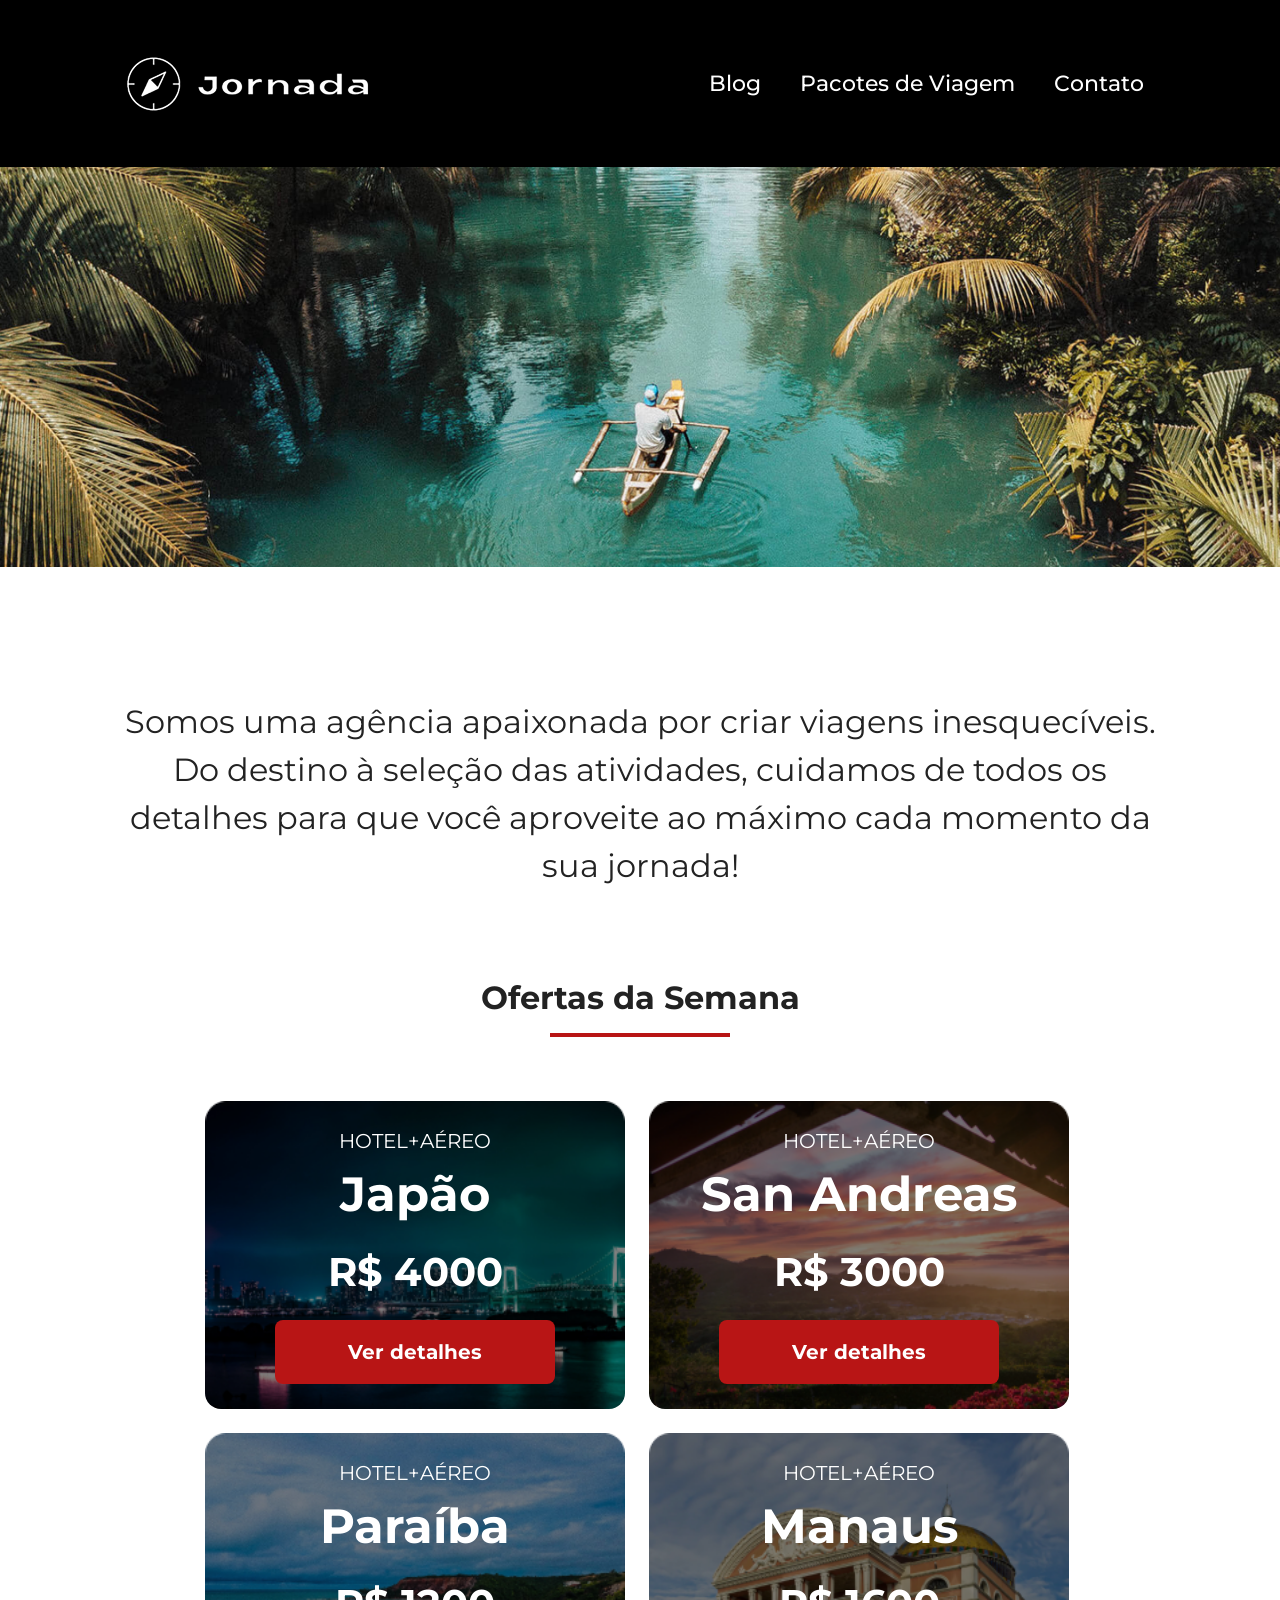
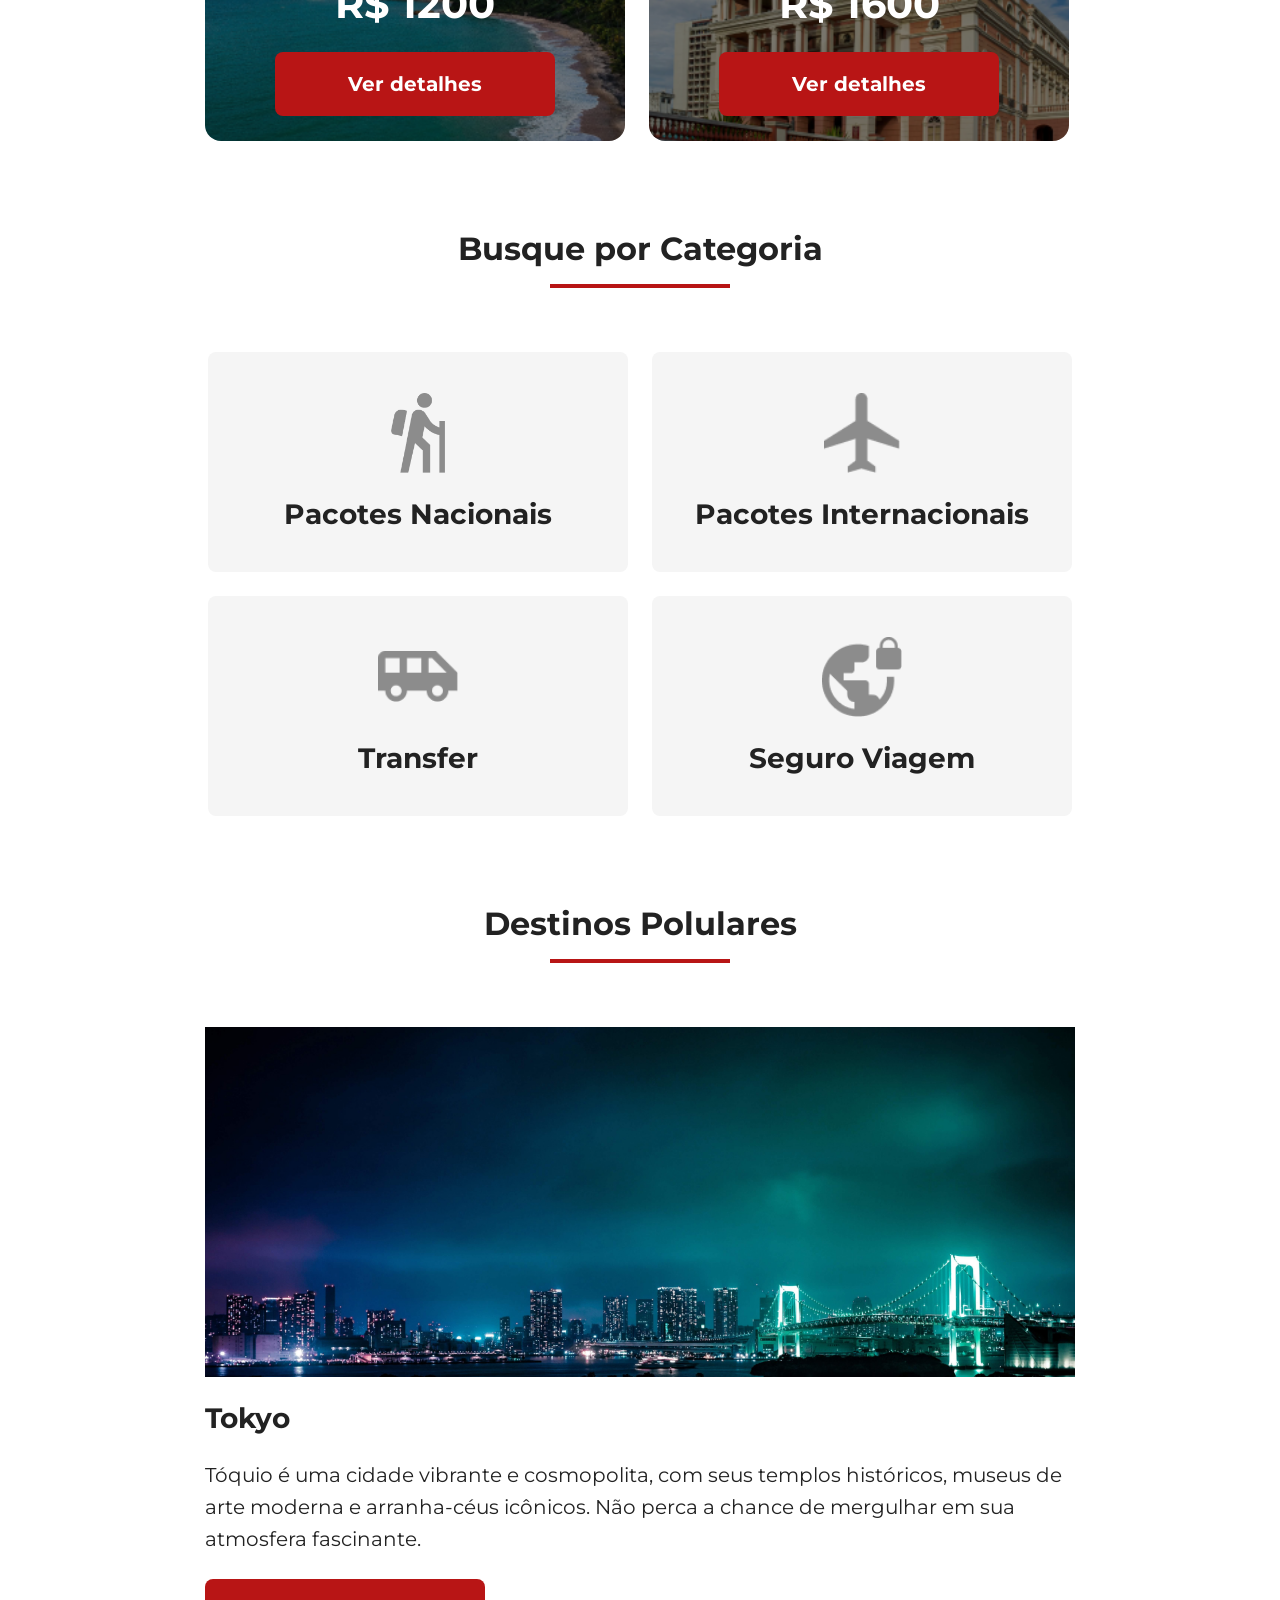
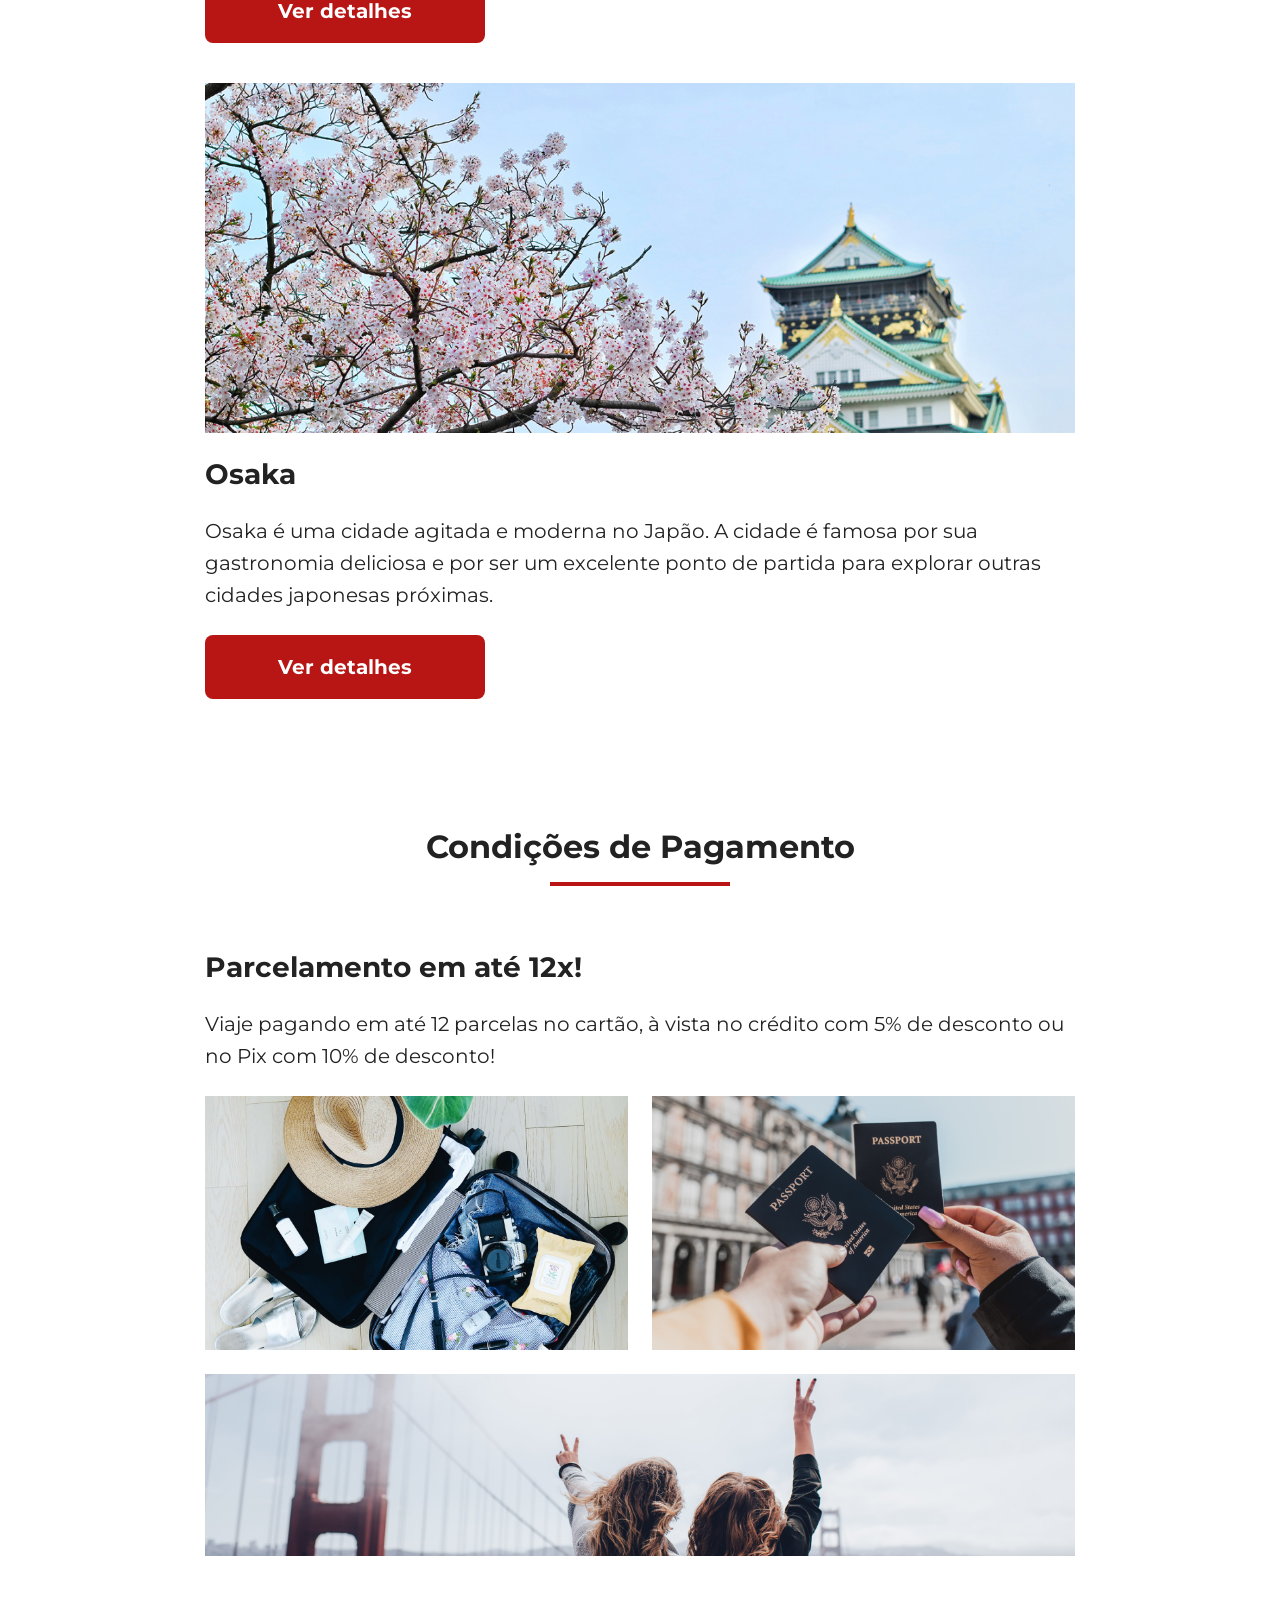
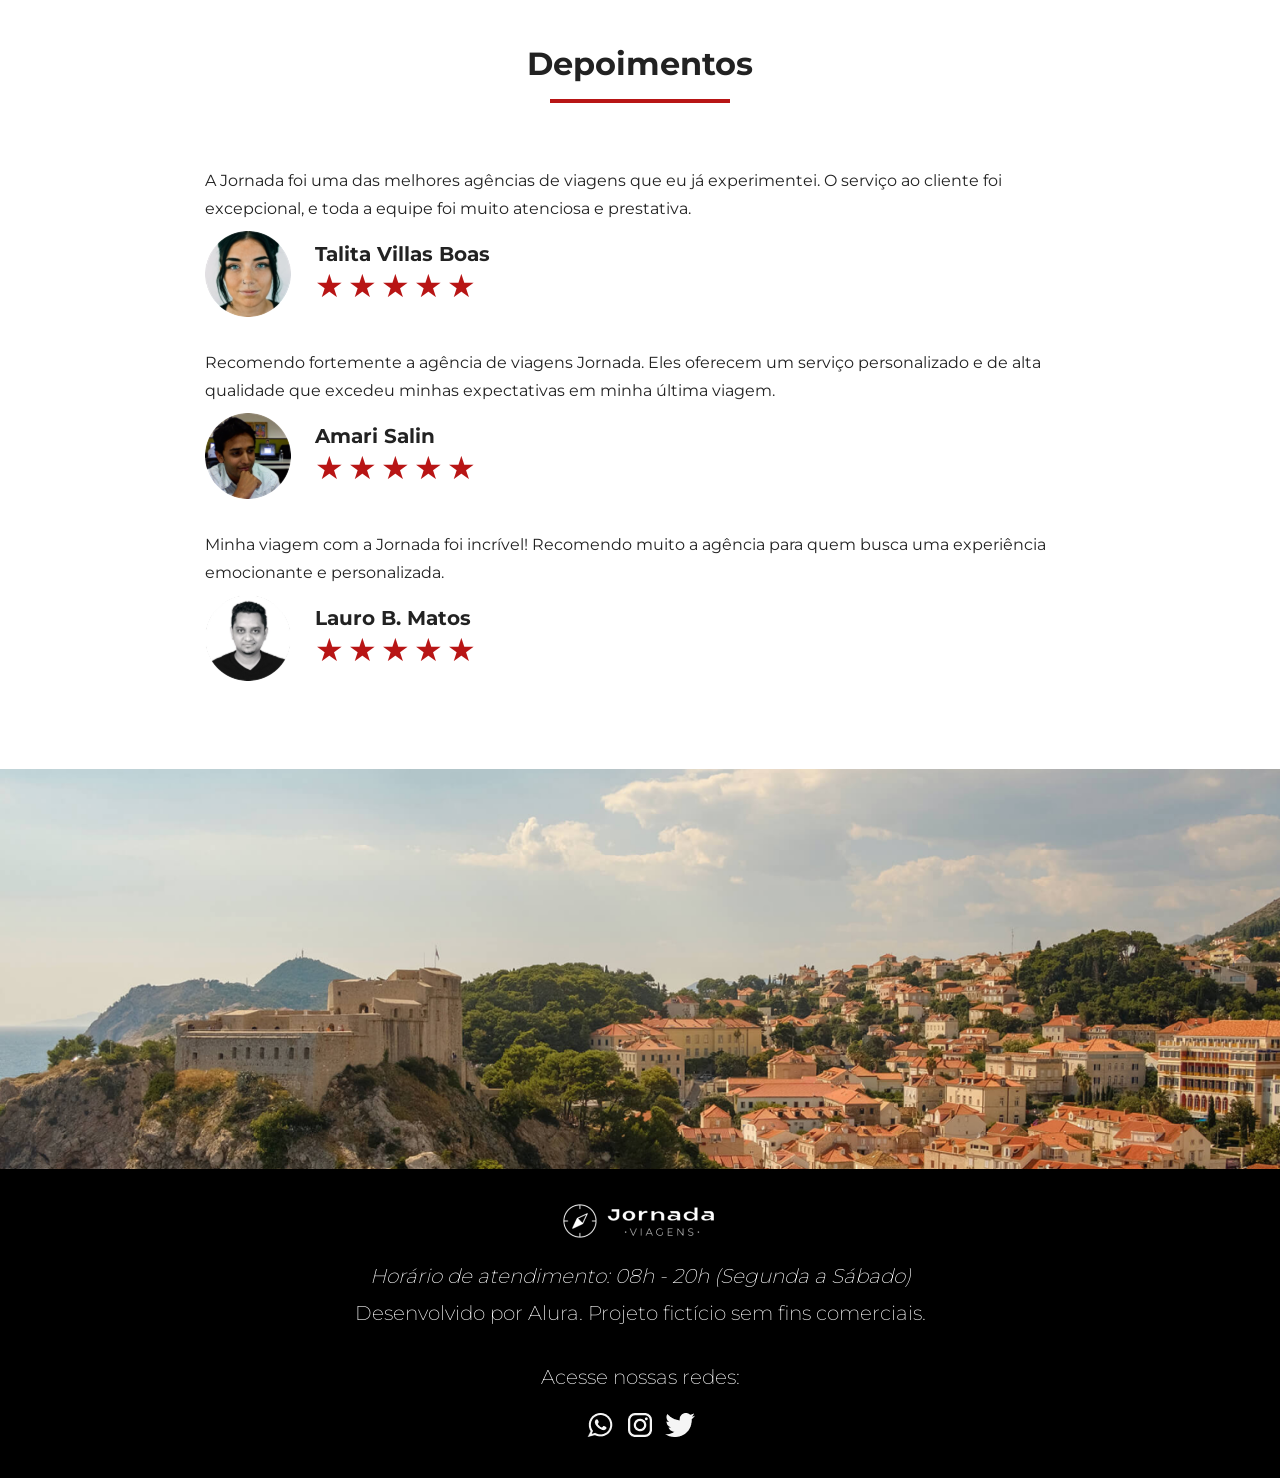
<file: index.html>
<!doctype html>
<html lang="pt-br">
  <head>
    <meta charset="UTF-8" />
    <meta name="viewport" content="width=device-width, initial-scale=1.0" />
    <meta
      name="description"
      content="Jornada Viagens, uma agência apaixonada por criar viagens inesquecíveis."
    />

    <meta name="og:title" content="Jornada Viagens" />
    <meta
      name="og:description"
      content="Jornada Viagens, uma agência apaixonada por criar viagens inesquecíveis."
    />
    <meta name="og:image" content="#" />
    <meta name="og:type" content="website" />
    <meta name="og:url" content="#" />

    <link rel="stylesheet" href="./css/style.css" />
    <link rel="icon" href="./img/favico.svg" type="xml/svg" />

    <title>Jornada Viagens</title>
  </head>
  <body>
    <header class="main-header">
      <a class="logo" href="index.html" title="Voltar para a página inicial">
        <img
          class="img-mobile"
          src="./img/bussola-jornada-branca.png"
          alt="Bussola do Logo Jornada Viagens na cor branca"
        />
        <img
          class="img-desktop"
          src="./img/bussola-texto-jornada-branco.png"
          alt="Logo Jornada Viagens na cor branca"
        />
      </a>
      <div class="navigation-menu">
        <label for="menu"><img src="./img/menu.png" alt="" /></label>
        <input type="checkbox" id="menu" hidden />
        <nav>
          <ul class="list-links">
            <li>
              <a href="./pages/blog.html" target="_blank" title="Acessar Blog">Blog</a>
            </li>
            <li>
              <a
                href="./pages/pacotes.html"
                target="_blank"
                title="Acessar Pacotes de Viagem"
                >Pacotes de Viagem</a
              >
            </li>
            <li>
              <a href="./pages/contato.html" target="_blank" title="Acessar Contato"
                >Contato</a
              >
            </li>
          </ul>
        </nav>
      </div>
    </header>
    <main>
      <section class="hero">
        <div class="hero-img"></div>
        <h2>
          Somos uma agência apaixonada por criar viagens inesquecíveis. Do
          destino à seleção das atividades, cuidamos de todos os detalhes para
          que você aproveite ao máximo cada momento da sua jornada!
        </h2>
      </section>

      <section class="offers">
        <div class="section-title">
          <h2>Ofertas da Semana</h2>
          <hr />
        </div>
        <section class="offers-cards">
          <article class="card japao">
            <header>
              <p>HOTEL+AÉREO</p>
              <h3>Japão</h3>
              <span>R$ 4000</span>
            </header>
            <footer>
              <a
                href="#"
                target="_blank"
                title="Acessar pacote de viagem para Japão"
                class="button"
                >Ver detalhes</a
              >
            </footer>
          </article>
          <article class="card san-andreas">
            <header>
              <p>HOTEL+AÉREO</p>
              <h3>San Andreas</h3>
              <span>R$ 3000</span>
            </header>
            <footer>
              <a
                href="#"
                target="_blank"
                title="Acessar pacote de viagem para San-Andreas"
                class="button"
                >Ver detalhes</a
              >
            </footer>
          </article>
          <article class="card paraiba">
            <header>
              <p>HOTEL+AÉREO</p>
              <h3>Paraíba</h3>
              <span>R$ 1200</span>
            </header>
            <footer>
              <a
                href="#"
                target="_blank"
                title="Acessar pacote de viagem para Paraíba"
                class="button"
                >Ver detalhes</a
              >
            </footer>
          </article>
          <article class="card manaus">
            <header>
              <p>HOTEL+AÉREO</p>
              <h3>Manaus</h3>
              <span>R$ 1600</span>
            </header>
            <footer>
              <a
                href="#"
                target="_blank"
                title="Acessar pacote de viagem para Manaus"
                class="button"
                >Ver detalhes</a
              >
            </footer>
          </article>
        </section>
      </section>

      <section class="categories">
        <div class="section-title">
          <h2>Busque por Categoria</h2>
          <hr />
        </div>

        <ul class="categories-list">
          <li class="category">
            <a href="#" target="_blank" title="Acessar Pacotes Nacionais">
              <img src="./img/icon-international-packages-human.png" alt="" />
              <span>Pacotes Nacionais</span>
            </a>
          </li>

          <li class="category">
            <a href="#" target="_blank" title="Acessar Pacotes Internacionais">
              <img src="./img/icon-international-packages-plane.png" alt="" />
              <span>Pacotes Internacionais</span>
            </a>
          </li>

          <li class="category">
            <a href="#" target="_blank" title="Acessar Transfer">
              <img src="./img/icon-transfer.png" alt="" />
              <span>Transfer</span>
            </a>
          </li>

          <li class="category">
            <a href="#" target="_blank" title="Acessar Seguro Viagem">
              <img src="./img/icon-travel-insurance.png" alt="" />
              <span>Seguro Viagem</span>
            </a>
          </li>
        </ul>
      </section>

      <section class="destinations">
        <div class="section-title">
          <h2>Destinos Polulares</h2>
          <hr />
        </div>

        <div class="destination-items">
          <article class="item tokyo">
            <header>
              <div class="img-item"></div>
              <h3 class="content-title">Tokyo</h3>
            </header>
            <p class="content-text">
              Tóquio é uma cidade vibrante e cosmopolita, com seus templos
              históricos, museus de arte moderna e arranha-céus icônicos. Não
              perca a chance de mergulhar em sua atmosfera fascinante.
            </p>
            <footer>
              <a
                href="#"
                target="_blank"
                title="Ver detalhes sobre Japão"
                class="button"
                >Ver detalhes</a
              >
            </footer>
          </article>

          <article class="item osaka">
            <header>
              <div class="img-item"></div>
              <h3 class="content-title">Osaka</h3>
            </header>
            <p class="content-text">
              Osaka é uma cidade agitada e moderna no Japão. A cidade é famosa
              por sua gastronomia deliciosa e por ser um excelente ponto de
              partida para explorar outras cidades japonesas próximas.
            </p>
            <footer>
              <a
                href="#"
                target="_blank"
                title="Ver detalhes sobre Osaka"
                class="button"
                >Ver detalhes</a
              >
            </footer>
          </article>
        </div>
      </section>

      <section class="payment-terms">
        <div class="section-title">
          <h2>Condições de Pagamento</h2>
          <hr />
        </div>

        <div class="payment-content">
          <div class="text-content">
            <h3 class="content-title">Parcelamento em até 12x!</h3>
            <p class="content-text">
              Viaje pagando em até 12 parcelas no cartão, à vista no crédito com
              5% de desconto ou no Pix com 10% de desconto!
            </p>
          </div>

          <div class="image-content">
            <div class="image first"></div>
            <div class="image second"></div>
            <div class="image third"></div>
          </div>
        </div>
      </section>

      <section class="testimonials">
        <div class="section-title">
          <h2>Depoimentos</h2>
          <hr />
        </div>

        <div class="testimonial-container">
          <article class="">
            <header>
              <p>
                A Jornada foi uma das melhores agências de viagens que eu já
                experimentei. O serviço ao cliente foi excepcional, e toda a
                equipe foi muito atenciosa e prestativa.
              </p>
            </header>
            <footer>
              <img
                src="./img/profile-primary.png"
                alt="Imagem de perfil de cliente Talita Villas Boas"
              />
              <div class="profile-content">
                <h3>Talita Villas Boas</h3>
                <div class="rating">
                  <span class="star">★</span>
                  <span class="star">★</span>
                  <span class="star">★</span>
                  <span class="star">★</span>
                  <span class="star">★</span>
                </div>
              </div>
            </footer>
          </article>

          <article class="">
            <header>
              <p>
                Recomendo fortemente a agência de viagens Jornada. Eles oferecem
                um serviço personalizado e de alta qualidade que excedeu minhas
                expectativas em minha última viagem.
              </p>
            </header>
            <footer>
              <img
                src="./img/profile-secondary.png"
                alt="Imagem de perfil de cliente Amari Salin"
              />
              <div class="profile-content">
                <h3>Amari Salin</h3>
                <div class="rating">
                  <span class="star">★</span>
                  <span class="star">★</span>
                  <span class="star">★</span>
                  <span class="star">★</span>
                  <span class="star">★</span>
                </div>
              </div>
            </footer>
          </article>

          <article class="">
            <header>
              <p>
                Minha viagem com a Jornada foi incrível! Recomendo muito a
                agência para quem busca uma experiência emocionante e
                personalizada.
              </p>
            </header>
            <footer>
              <img
                src="./img/profile-third.png"
                alt="Imagem de cliente Lauro B. Matos"
              />
              <div class="profile-content">
                <h3>Lauro B. Matos</h3>
                <div class="rating">
                  <span class="star">★</span>
                  <span class="star">★</span>
                  <span class="star">★</span>
                  <span class="star">★</span>
                  <span class="star">★</span>
                </div>
              </div>
            </footer>
          </article>
        </div>
      </section>

      <section class="hero footer">
        <div class="hero-img"></div>
      </section>

      <footer>
        <div class="container-footer">
          <div class="info-jornada">
            <div class="logo-footer">
              <img
                src="./img/logo-jornada-footer.png"
                alt="Logo da Jornada Viagens"
              />
            </div>
            <address>
              Horário de atendimento: 08h - 20h (Segunda a Sábado)
            </address>
            <p>Desenvolvido por Alura. Projeto fictício sem fins comerciais.</p>
          </div>

          <div class="network-jornada">
            <p>Acesse nossas redes:</p>

            <ul class="list-networks">
              <li>
                <a href="#" title="Acessar WhatsApp da Jornada Viagens">
                  <img
                    src="./img/whatsapp.png"
                    alt="Logo do WhatsApp"
                  />
                </a>
              </li>

              <li>
                <a href="#" title="Acessar Instagram da Jornada Viagens">
                  <img
                    src="./img/instagram.png"
                    alt="Logo do Instagram"
                  />
                </a>
              </li>

              <li>
                <a href="#" title="Acessar Twitter da Jornada Viagens">
                  <img
                    src="./img/twitter.png"
                    alt="Logo do Twitter"
                  />
                </a>
              </li>
            </ul>
          </div>
        </div>
      </footer>
    </main>
  </body>
</html>
</file>
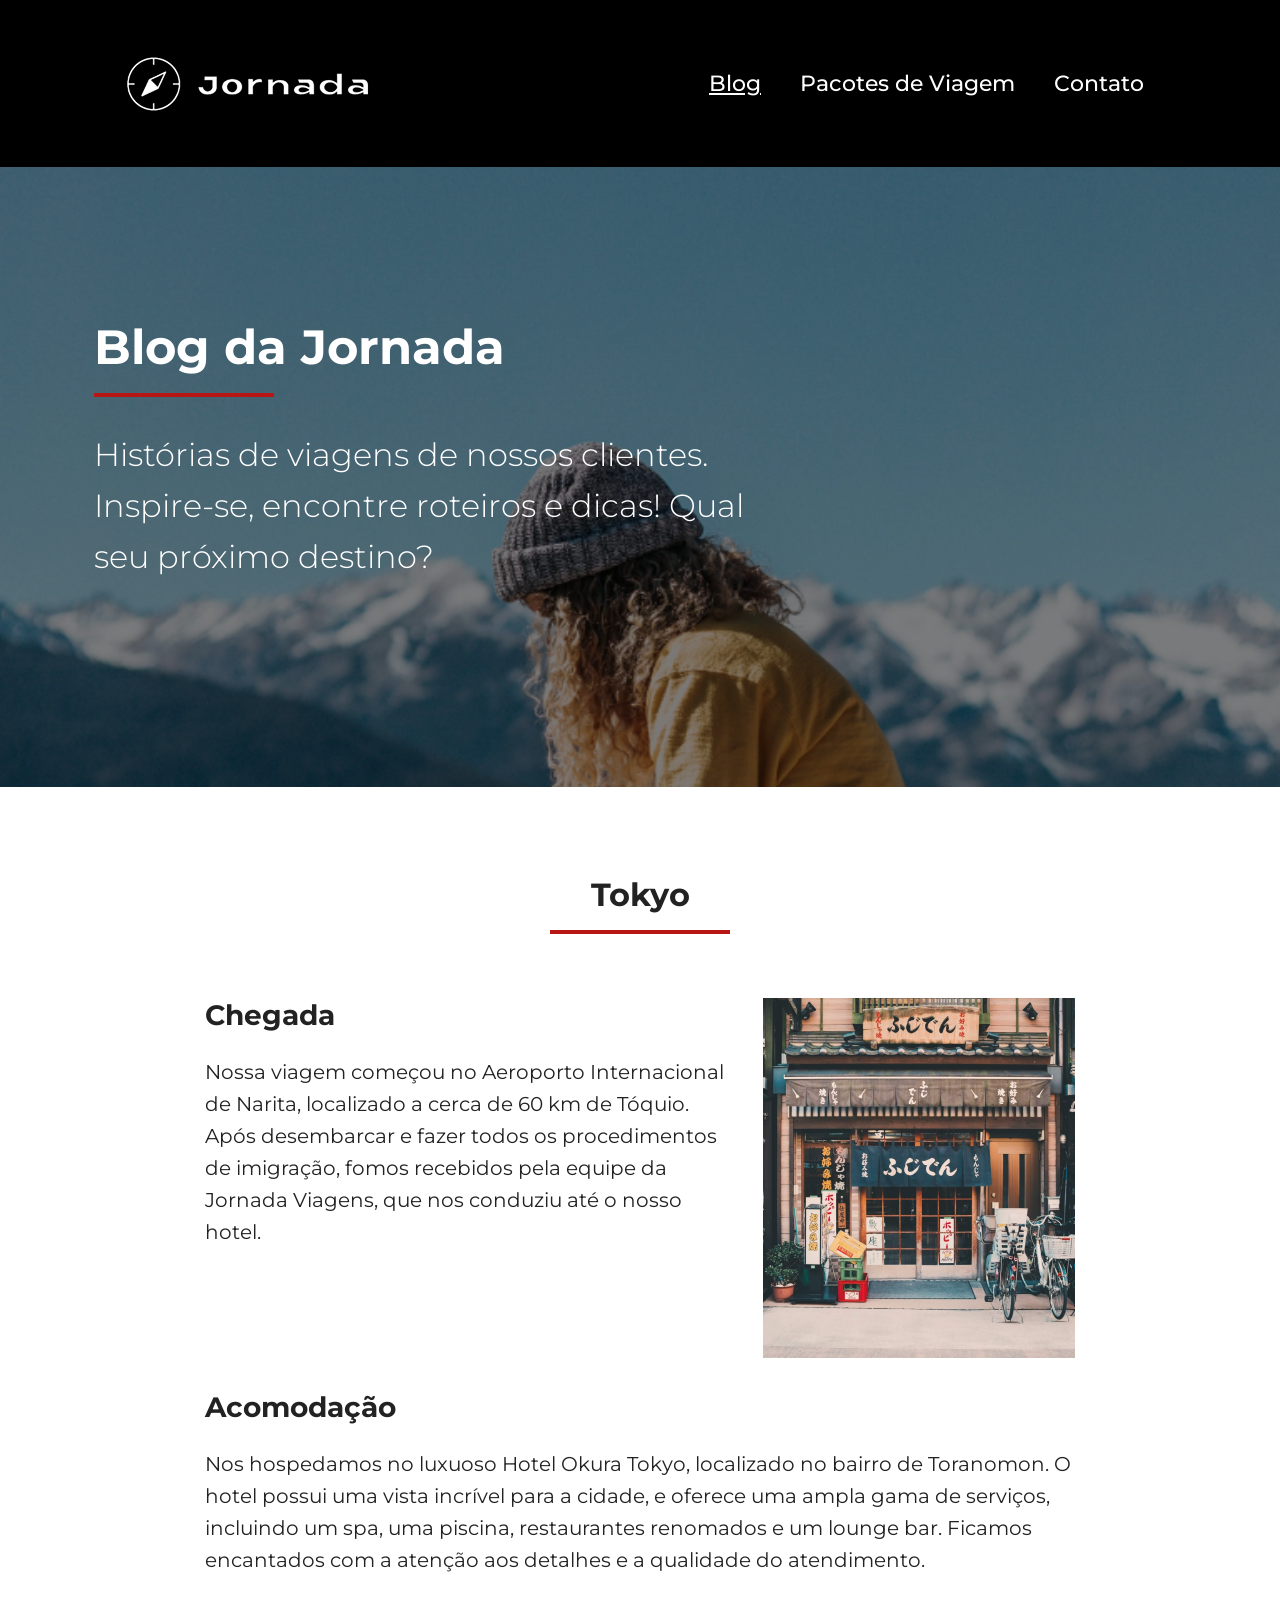
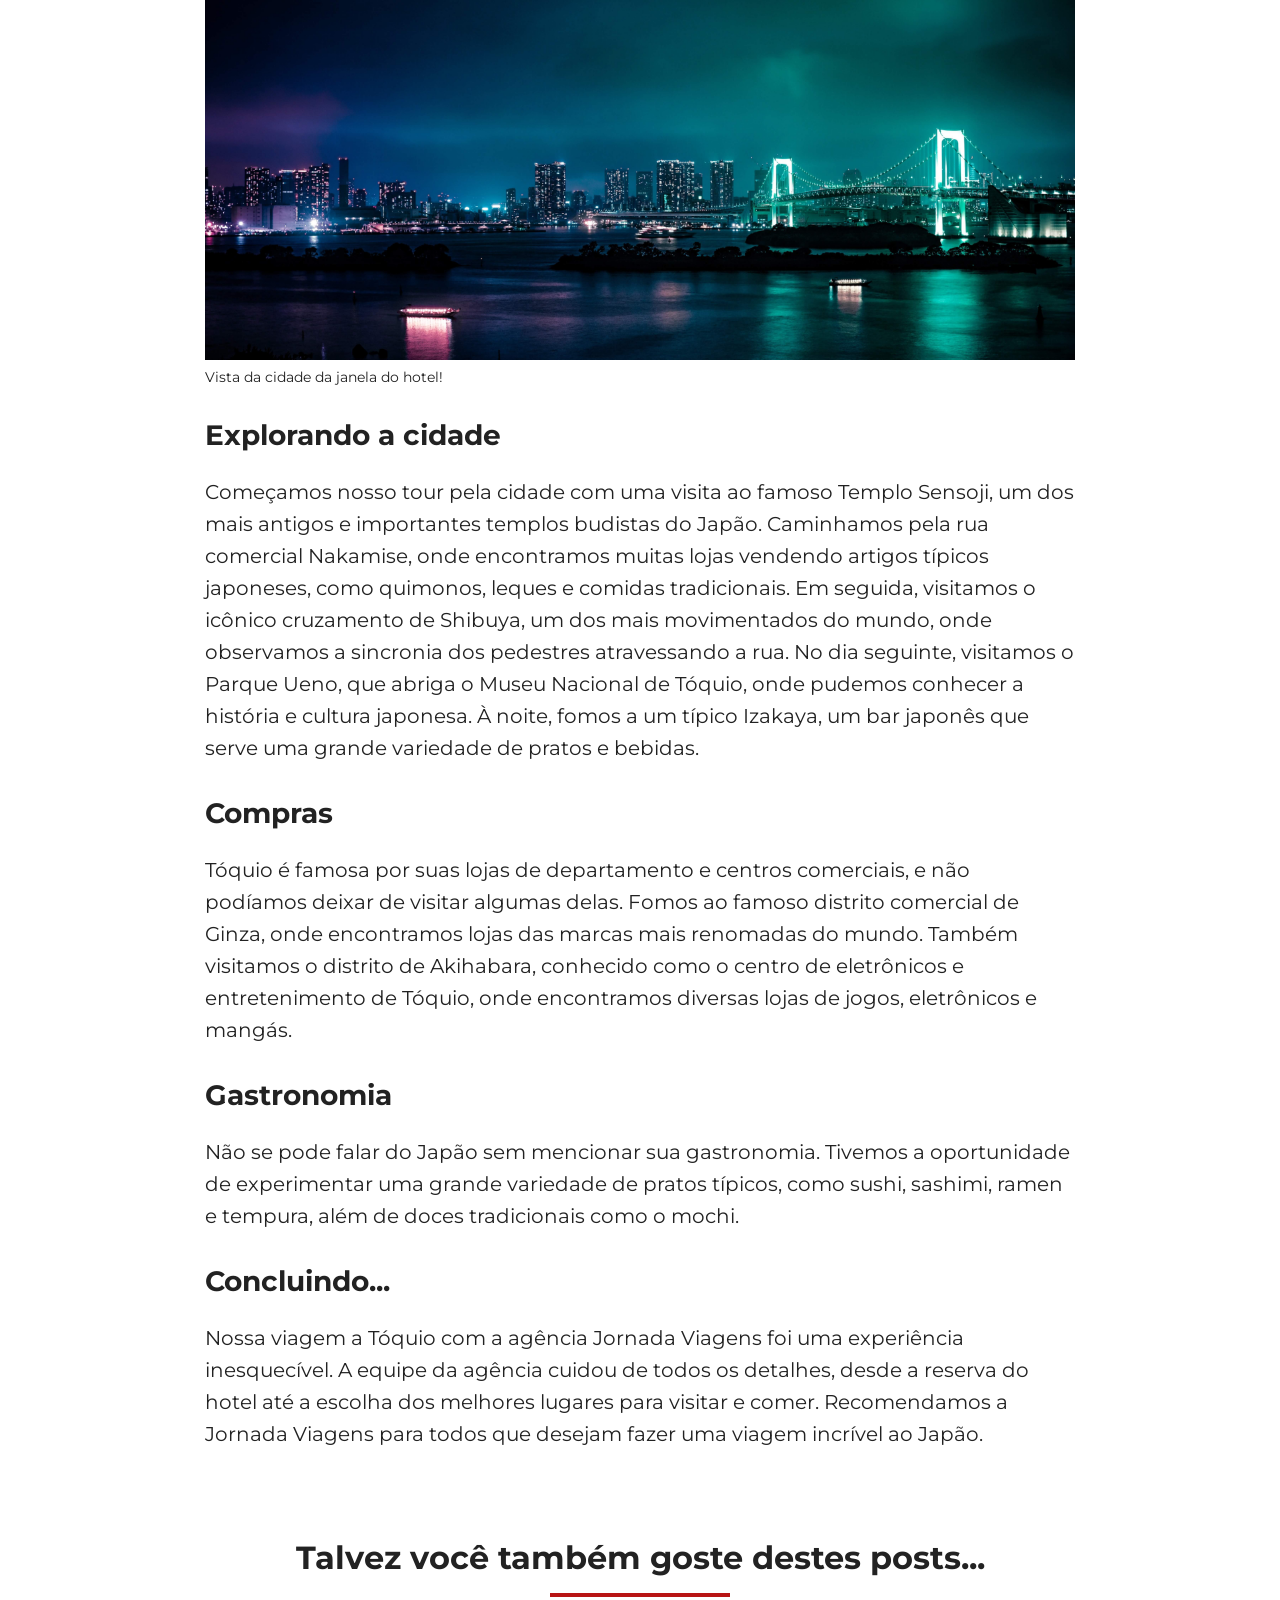
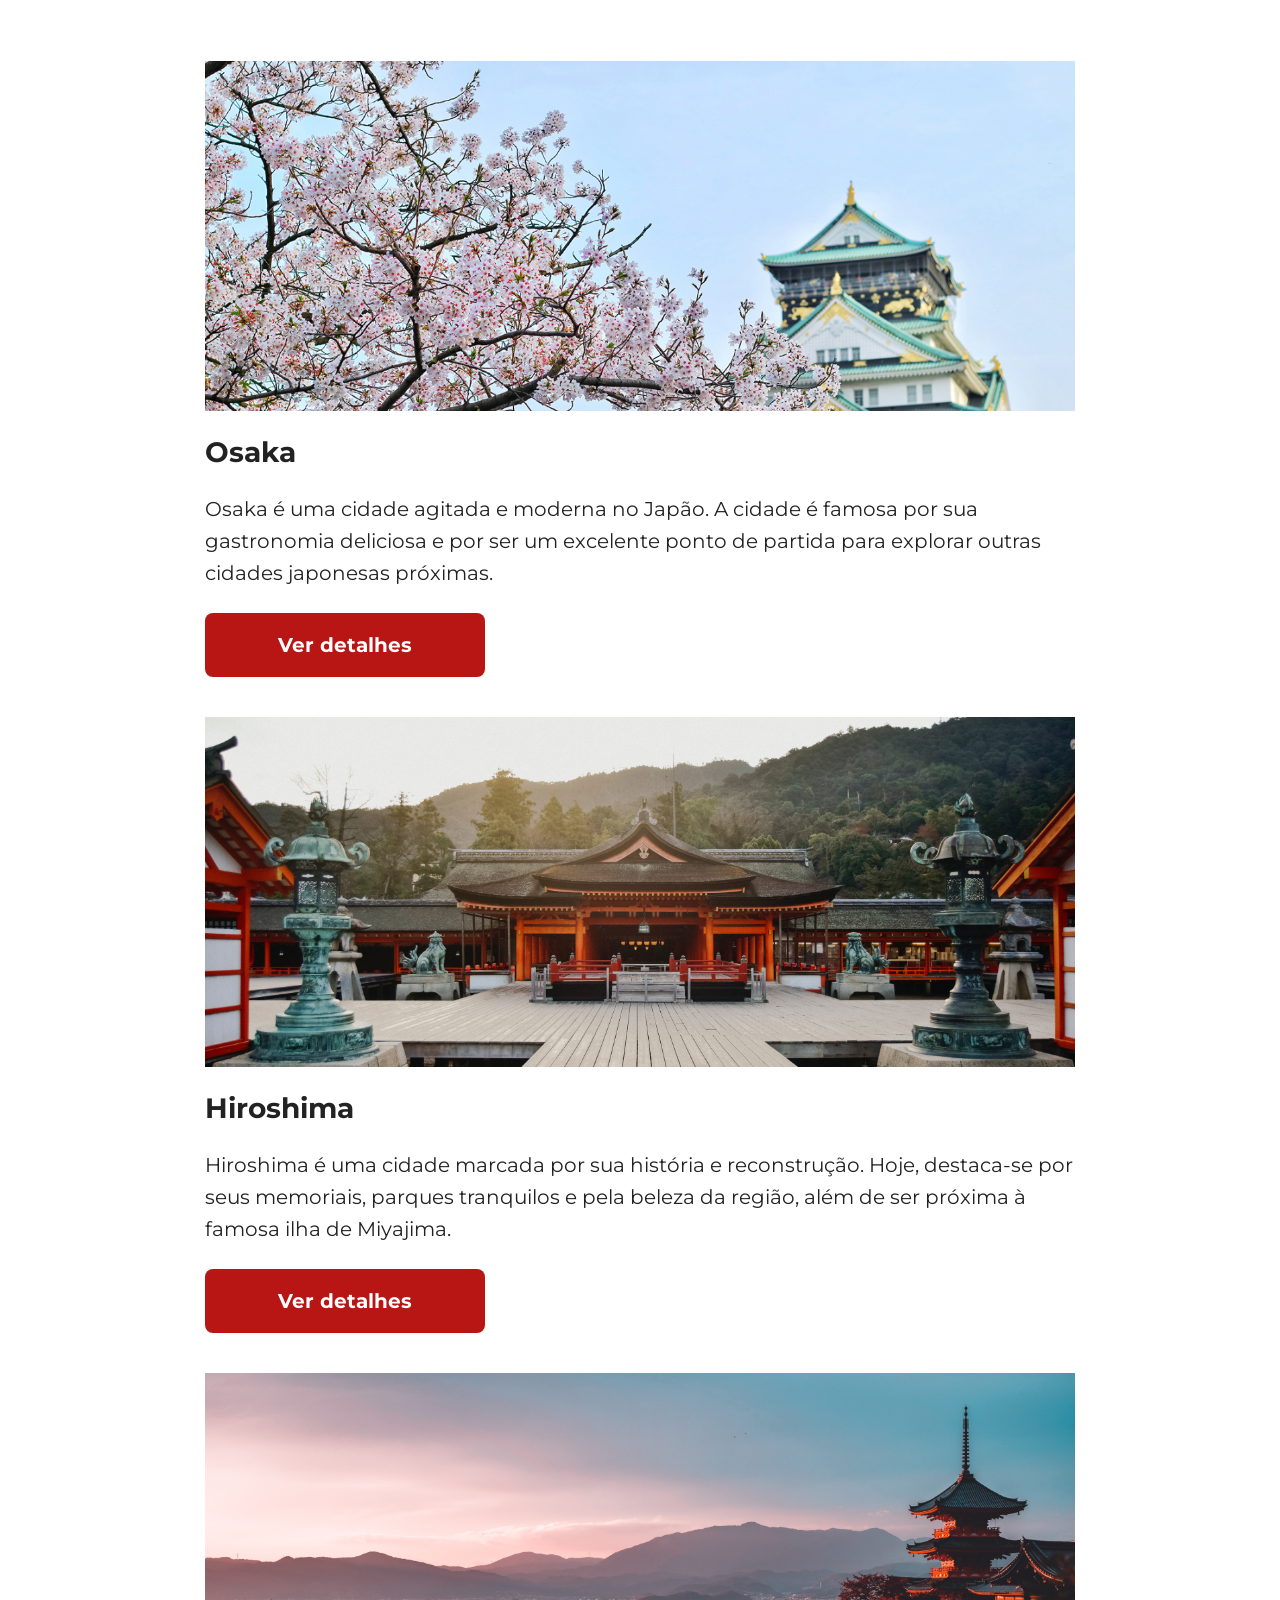
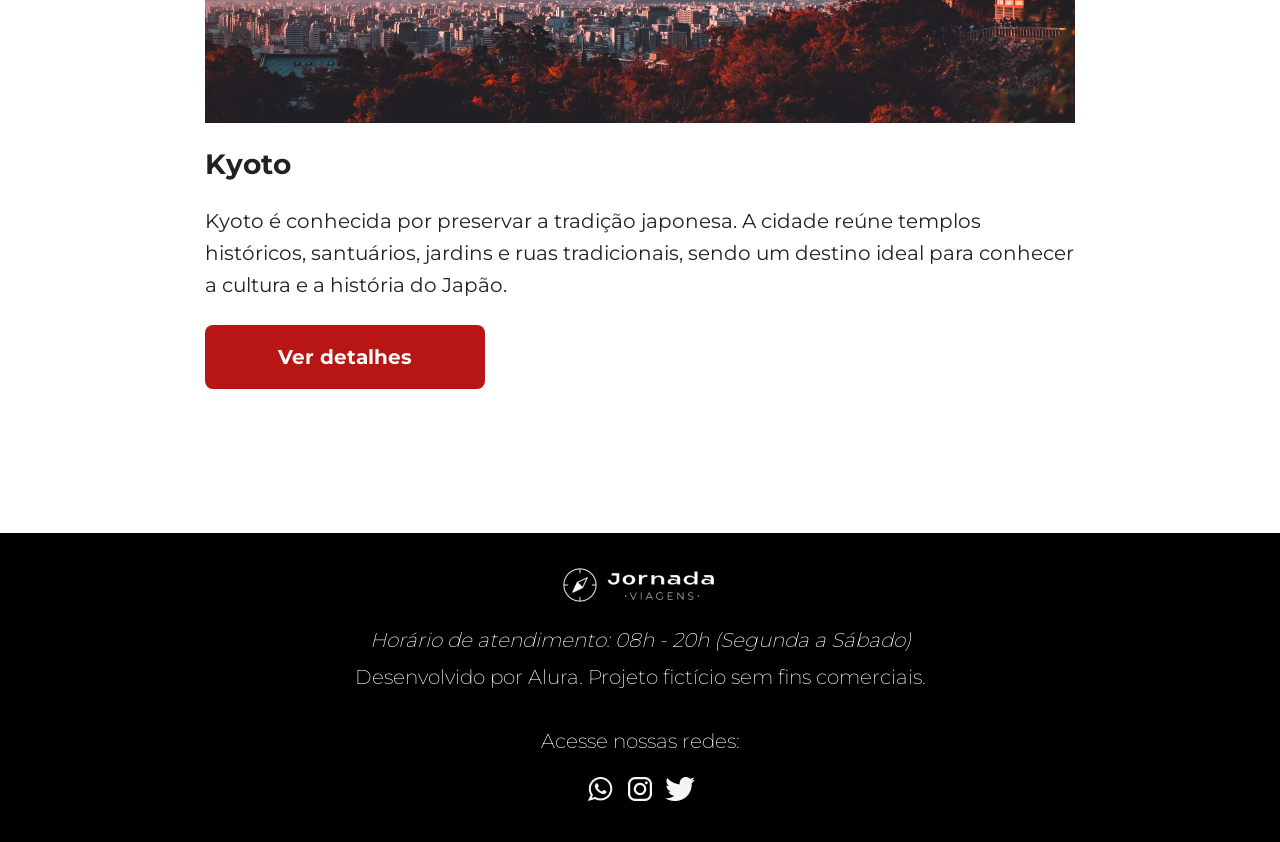
<file: pages/blog.html>
<!doctype html>
<html lang="pt-br">
  <head>
    <meta charset="UTF-8" />
    <meta name="viewport" content="width=device-width, initial-scale=1.0" />
    <meta
      name="description"
      content="Descubra experiências de viagem, acomodações, gastronomia e lugares incríveis para conhecer. Confira dicas, destinos e ofertas para sua próxima viagem!"
    />

    <link rel="stylesheet" href="../css/style.css" />
    <link rel="icon" href="../img/favico.svg" type="xml/svg" />

    <title>Blog - Jornada Viagens</title>
  </head>
  <body>
    <header class="main-header">
      <a class="logo" href="../index.html" title="Voltar para a página inicial">
        <img
          class="img-mobile"
          src="../img/bussola-jornada-branca.png"
          alt="Bussola do Logo Jornada Viagens na cor branca"
        />
        <img
          class="img-desktop"
          src="../img/bussola-texto-jornada-branco.png"
          alt="Logo Jornada Viagens na cor branca"
        />
      </a>
      <div class="navigation-menu">
        <label for="menu"><img src="../img/menu.png" alt="" /></label>
        <input type="checkbox" id="menu" hidden />
        <nav>
          <ul class="list-links">
            <li>
              <a
                class="active"
                href="blog.html"
                target="_blank"
                title="Acessar Blog"
                >Blog</a
              >
            </li>
            <li>
              <a href="../pages/pacotes.html" title="Acessar Pacotes de Viagem"
                >Pacotes de Viagem</a
              >
            </li>
            <li>
              <a href="contato.html" target="_blank" title="Acessar Contato"
                >Contato</a
              >
            </li>
          </ul>
        </nav>
      </div>
    </header>
    <main>
      <section class="hero">
        <div class="hero-img img-container blog">
          <div class="hero-container">
            <div class="title-hero">
              <h2>Blog da Jornada</h2>
              <hr />
            </div>
            <p>
              Histórias de viagens de nossos clientes. Inspire-se, encontre
              roteiros e dicas! Qual seu próximo destino?
            </p>
          </div>
        </div>
      </section>

      <section class="tokyo-highlight">
        <div class="section-title">
          <h2>Tokyo</h2>
          <hr />
        </div>

        <div class="tokyo-content arrival">
          <div>
            <h3>Chegada</h3>
            <p>
              Nossa viagem começou no Aeroporto Internacional de Narita,
              localizado a cerca de 60 km de Tóquio. Após desembarcar e fazer
              todos os procedimentos de imigração, fomos recebidos pela equipe
              da Jornada Viagens, que nos conduziu até o nosso hotel.
            </p>
          </div>
          <figure>
            <div class="img-tokyo hotel"></div>
          </figure>
        </div>

        <div class="tokyo-content">
          <div>
            <h3>Acomodação</h3>
            <p>
              Nos hospedamos no luxuoso Hotel Okura Tokyo, localizado no bairro
              de Toranomon. O hotel possui uma vista incrível para a cidade, e
              oferece uma ampla gama de serviços, incluindo um spa, uma piscina,
              restaurantes renomados e um lounge bar. Ficamos encantados com a
              atenção aos detalhes e a qualidade do atendimento.
            </p>
          </div>
          <figure>
            <div class="img-tokyo view"></div>
            <figcaption>Vista da cidade da janela do hotel!</figcaption>
          </figure>
        </div>

        <div class="tokyo-content">
          <div>
            <h3>Explorando a cidade</h3>
            <p>
              Começamos nosso tour pela cidade com uma visita ao famoso Templo
              Sensoji, um dos mais antigos e importantes templos budistas do
              Japão. Caminhamos pela rua comercial Nakamise, onde encontramos
              muitas lojas vendendo artigos típicos japoneses, como quimonos,
              leques e comidas tradicionais. Em seguida, visitamos o icônico
              cruzamento de Shibuya, um dos mais movimentados do mundo, onde
              observamos a sincronia dos pedestres atravessando a rua. No dia
              seguinte, visitamos o Parque Ueno, que abriga o Museu Nacional de
              Tóquio, onde pudemos conhecer a história e cultura japonesa. À
              noite, fomos a um típico Izakaya, um bar japonês que serve uma
              grande variedade de pratos e bebidas.
            </p>
          </div>
        </div>

        <div class="tokyo-content">
          <div>
            <h3>Compras</h3>
            <p>
              Tóquio é famosa por suas lojas de departamento e centros
              comerciais, e não podíamos deixar de visitar algumas delas. Fomos
              ao famoso distrito comercial de Ginza, onde encontramos lojas das
              marcas mais renomadas do mundo. Também visitamos o distrito de
              Akihabara, conhecido como o centro de eletrônicos e entretenimento
              de Tóquio, onde encontramos diversas lojas de jogos, eletrônicos e
              mangás.
            </p>
          </div>
        </div>

        <div class="tokyo-content">
          <div>
            <h3>Gastronomia</h3>
            <p>
              Não se pode falar do Japão sem mencionar sua gastronomia. Tivemos
              a oportunidade de experimentar uma grande variedade de pratos
              típicos, como sushi, sashimi, ramen e tempura, além de doces
              tradicionais como o mochi.
            </p>
          </div>
        </div>

        <div class="tokyo-content">
          <div>
            <h3>Concluindo...</h3>
            <p>
              Nossa viagem a Tóquio com a agência Jornada Viagens foi uma
              experiência inesquecível. A equipe da agência cuidou de todos os
              detalhes, desde a reserva do hotel até a escolha dos melhores
              lugares para visitar e comer. Recomendamos a Jornada Viagens para
              todos que desejam fazer uma viagem incrível ao Japão.
            </p>
          </div>
        </div>
      </section>

      <section class="destinations blog">
        <div class="section-title destinations-blog">
          <h2>Talvez você também goste destes posts...</h2>
          <hr />
        </div>

        <div class="destination-items">
          <article class="item osaka">
            <header>
              <div class="img-item"></div>
              <h3 class="content-title">Osaka</h3>
            </header>
            <p class="content-text">
              Osaka é uma cidade agitada e moderna no Japão. A cidade é famosa
              por sua gastronomia deliciosa e por ser um excelente ponto de
              partida para explorar outras cidades japonesas próximas.
            </p>
            <footer>
              <a
                href="#"
                target="_blank"
                title="Ver detalhes sobre Osaka"
                class="button"
                >Ver detalhes</a
              >
            </footer>
          </article>

          <article class="item hiroshima">
            <header>
              <div class="img-item"></div>
              <h3 class="content-title">Hiroshima</h3>
            </header>
            <p class="content-text">
              Hiroshima é uma cidade marcada por sua história e reconstrução.
              Hoje, destaca-se por seus memoriais, parques tranquilos e pela
              beleza da região, além de ser próxima à famosa ilha de Miyajima.
            </p>
            <footer>
              <a
                href="#"
                target="_blank"
                title="Ver detalhes sobre Hiroshima"
                class="button"
                >Ver detalhes</a
              >
            </footer>
          </article>

          <article class="item kyoto">
            <header>
              <div class="img-item"></div>
              <h3 class="content-title">Kyoto</h3>
            </header>
            <p class="content-text">
              Kyoto é conhecida por preservar a tradição japonesa. A cidade
              reúne templos históricos, santuários, jardins e ruas tradicionais,
              sendo um destino ideal para conhecer a cultura e a história do
              Japão.
            </p>
            <footer>
              <a
                href="#"
                target="_blank"
                title="Ver detalhes sobre Osaka"
                class="button"
                >Ver detalhes</a
              >
            </footer>
          </article>
        </div>
      </section>
    </main>

    <footer>
      <div class="container-footer">
        <div class="info-jornada">
          <div class="logo-footer">
            <img
              src="../img/logo-jornada-footer.png"
              alt="Logo da Jornada Viagens"
            />
          </div>
          <address>
            Horário de atendimento: 08h - 20h (Segunda a Sábado)
          </address>
          <p>Desenvolvido por Alura. Projeto fictício sem fins comerciais.</p>
        </div>

        <div class="network-jornada">
          <p>Acesse nossas redes:</p>

          <ul class="list-networks">
            <li>
              <a href="#" title="Acessar WhatsApp da Jornada Viagens">
                <img src="../img/whatsapp.png" alt="Logo do WhatsApp" />
              </a>
            </li>

            <li>
              <a href="#" title="Acessar Instagram da Jornada Viagens">
                <img src="../img/instagram.png" alt="Logo do Instagram" />
              </a>
            </li>

            <li>
              <a href="#" title="Acessar Twitter da Jornada Viagens">
                <img src="../img/twitter.png" alt="Logo do Twitter" />
              </a>
            </li>
          </ul>
        </div>
      </div>
    </footer>
  </body>
</html>
</file>
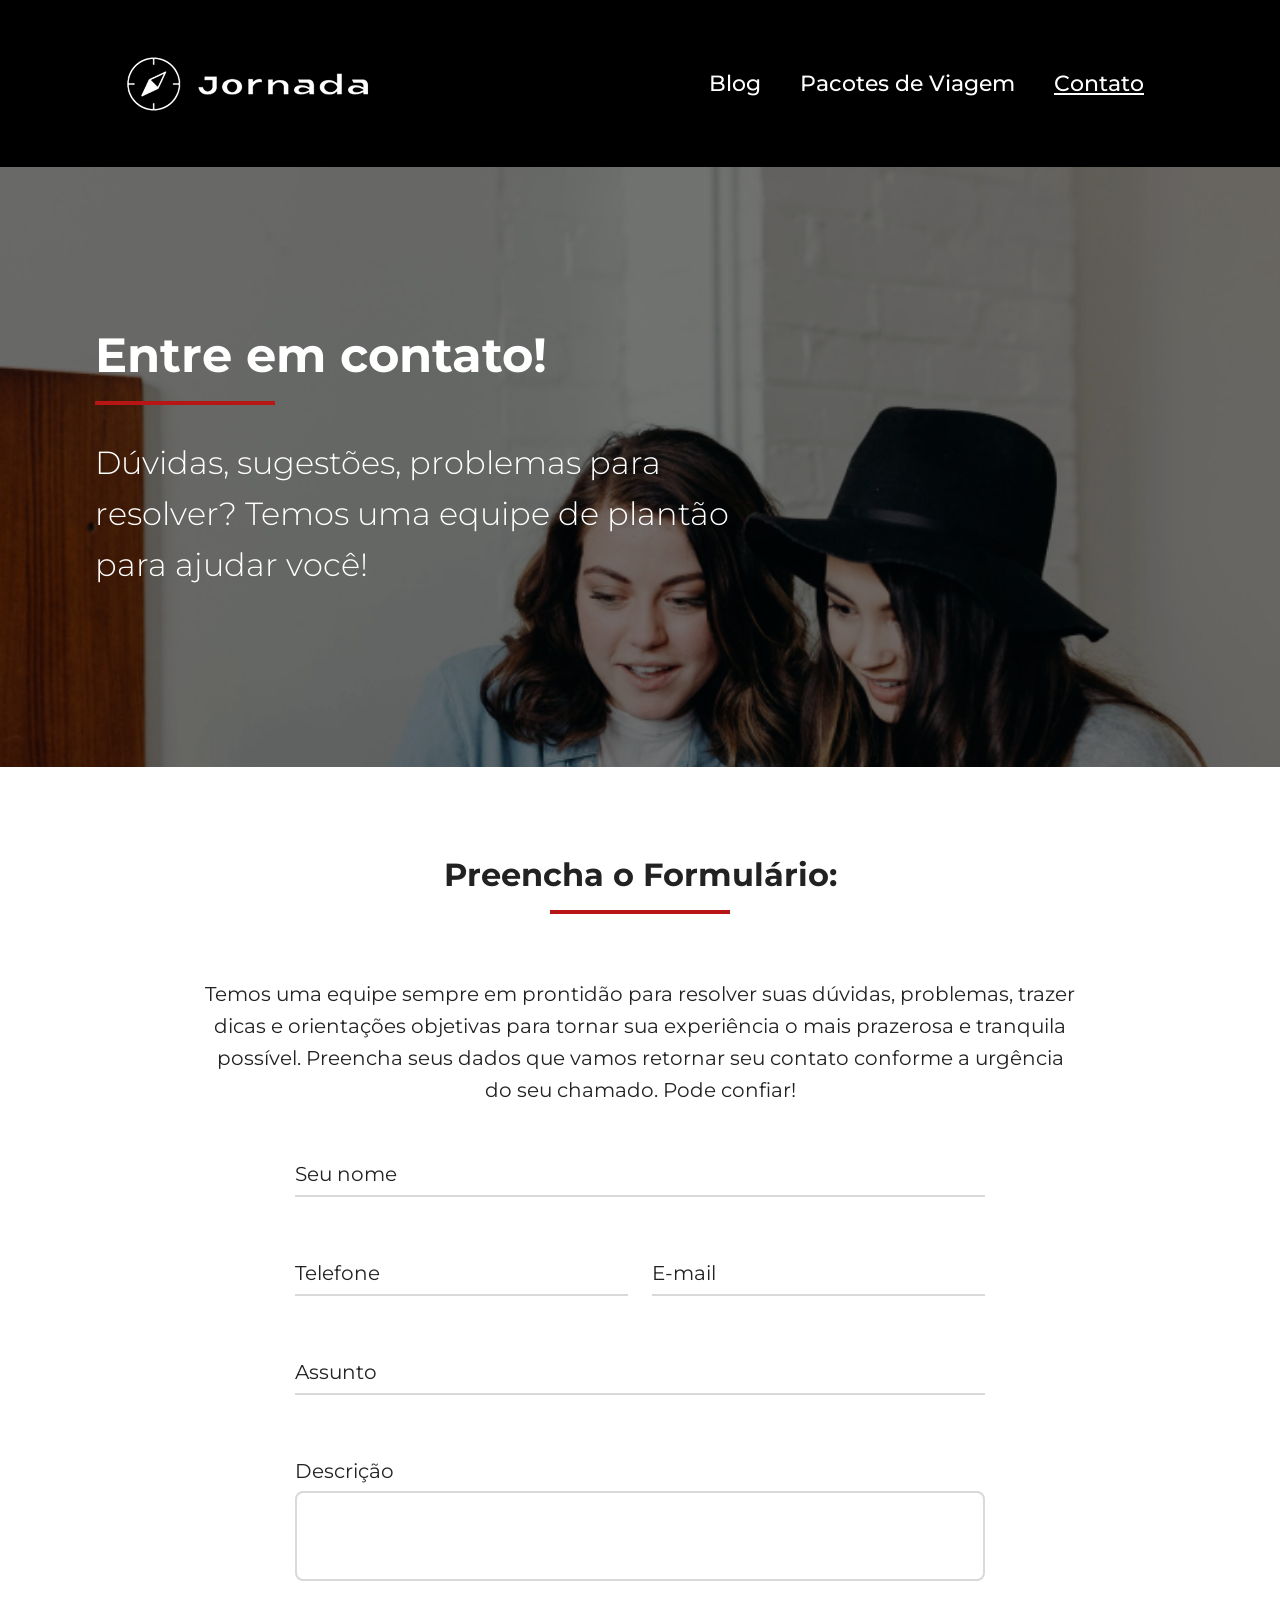
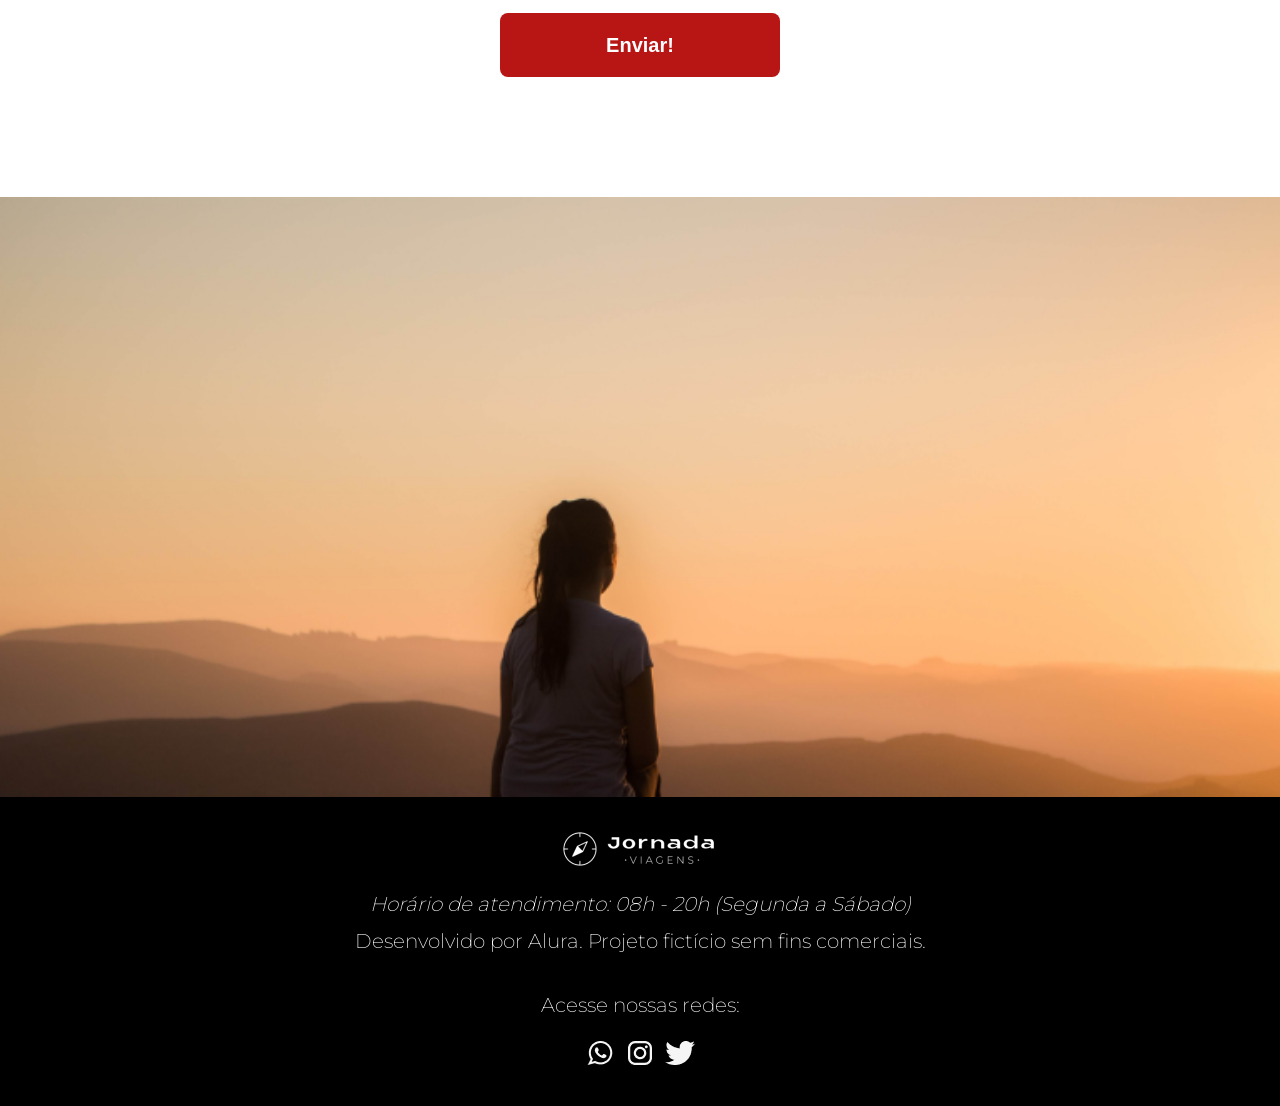
<file: pages/contato.html>
<!doctype html>
<html lang="en">
  <head>
    <meta charset="UTF-8" />
    <meta name="viewport" content="width=device-width, initial-scale=1.0" />
    <meta name="description" content="Entre em contato com a Jornada Viagens para tirar dúvidas, enviar sugestões ou saber mais sobre nossos destinos e serviços."">
    <title>Contato - Jornada Viagens</title>

    <link rel="stylesheet" href="../css/style.css" />
    <link rel="icon" href="../img/favico.svg" type="xml/svg" />
  </head>
  <body>
    <header class="main-header">
      <a class="logo" href="../index.html" title="Voltar para a página inicial">
        <img
          class="img-mobile"
          src="../img/bussola-jornada-branca.png"
          alt="Bussola do Logo Jornada Viagens na cor branca"
        />
        <img
          class="img-desktop"
          src="../img/bussola-texto-jornada-branco.png"
          alt="Logo Jornada Viagens na cor branca"
        />
      </a>
      <div class="navigation-menu">
        <label for="menu"><img src="../img/menu.png" alt="" /></label>
        <input type="checkbox" id="menu" hidden />
        <nav>
          <ul class="list-links">
            <li>
              <a href="blog.html" target="_blank" title="Acessar Blog">Blog</a>
            </li>
            <li>
              <a href="../pages/pacotes.html" title="Acessar Pacotes de Viagem"
                >Pacotes de Viagem</a
              >
            </li>
            <li>
              <a
                class="active"
                href="contato.html"
                target="_blank"
                title="Acessar Contato"
                >Contato</a
              >
            </li>
          </ul>
        </nav>
      </div>
    </header>
    <main>
      <section class="hero">
        <div class="hero-img img-container contact">
          <div class="hero-container">
            <div class="title-hero">
              <h2>Entre em contato!</h2>
              <hr />
            </div>
            <p>
              Dúvidas, sugestões, problemas para resolver? Temos uma equipe de
              plantão para ajudar você!
            </p>
          </div>
        </div>
      </section>

      <section class="form-contact">
        <div class="section-title">
          <h2>Preencha o Formulário:</h2>
          <hr />
        </div>
        <div class="form-text">
          <p>
            Temos uma equipe sempre em prontidão para resolver suas dúvidas,
            problemas, trazer dicas e orientações objetivas para tornar sua
            experiência o mais prazerosa e tranquila possível. Preencha seus
            dados que vamos retornar seu contato conforme a urgência do seu
            chamado. Pode confiar!
          </p>
        </div>

        <form action="#" method="post">
          <div class="form-input">
            <div>
              <input
                type="text"
                name="name"
                id="name"
                autocomplete="name"
                placeholder=" "
                required
              />
              <label for="name">Seu nome</label>
            </div>

            <div class="input-container">
              <div>
                <input
                  type="tel"
                  name="phone"
                  id="phone"
                  autocomplete="tel"
                  maxlength="11"
                  placeholder=" "
                  required
                />
                <label for="phone">Telefone</label>
              </div>

              <div>
                <input
                  type="email"
                  name="email"
                  id="email"
                  autocomplete="email"
                  placeholder=" "
                  required
                />
                <label for="email">E-mail</label>
              </div>
            </div>

            <div>
              <input
                type="text"
                name="subject"
                id="subject"
                autocomplete="off"
                placeholder=" "
                required
              />
              <label for="subject">Assunto</label>
            </div>

            <div>
              <label class="label-textarea" for="description">Descrição</label>
              <textarea
                name="description"
                id="description"
                placeholder=" "
                required
              ></textarea>
            </div>
          </div>

          <div class="submit-button">
            <button class="button" type="submit">Enviar!</button>
          </div>
        </form>
      </section>

      <section class="hero footer contact">
        <div class="hero-img contact"></div>
      </section>
    </main>

    <footer>
      <div class="container-footer">
        <div class="info-jornada">
          <div class="logo-footer">
            <img
              src="../img/logo-jornada-footer.png"
              alt="Logo da Jornada Viagens"
            />
          </div>
          <address>
            Horário de atendimento: 08h - 20h (Segunda a Sábado)
          </address>
          <p>Desenvolvido por Alura. Projeto fictício sem fins comerciais.</p>
        </div>

        <div class="network-jornada">
          <p>Acesse nossas redes:</p>

          <ul class="list-networks">
            <li>
              <a href="#" title="Acessar WhatsApp da Jornada Viagens">
                <img src="../img/whatsapp.png" alt="Logo do WhatsApp" />
              </a>
            </li>

            <li>
              <a href="#" title="Acessar Instagram da Jornada Viagens">
                <img src="../img/instagram.png" alt="Logo do Instagram" />
              </a>
            </li>

            <li>
              <a href="#" title="Acessar Twitter da Jornada Viagens">
                <img src="../img/twitter.png" alt="Logo do Twitter" />
              </a>
            </li>
          </ul>
        </div>
      </div>
    </footer>
  </body>
</html>
</file>
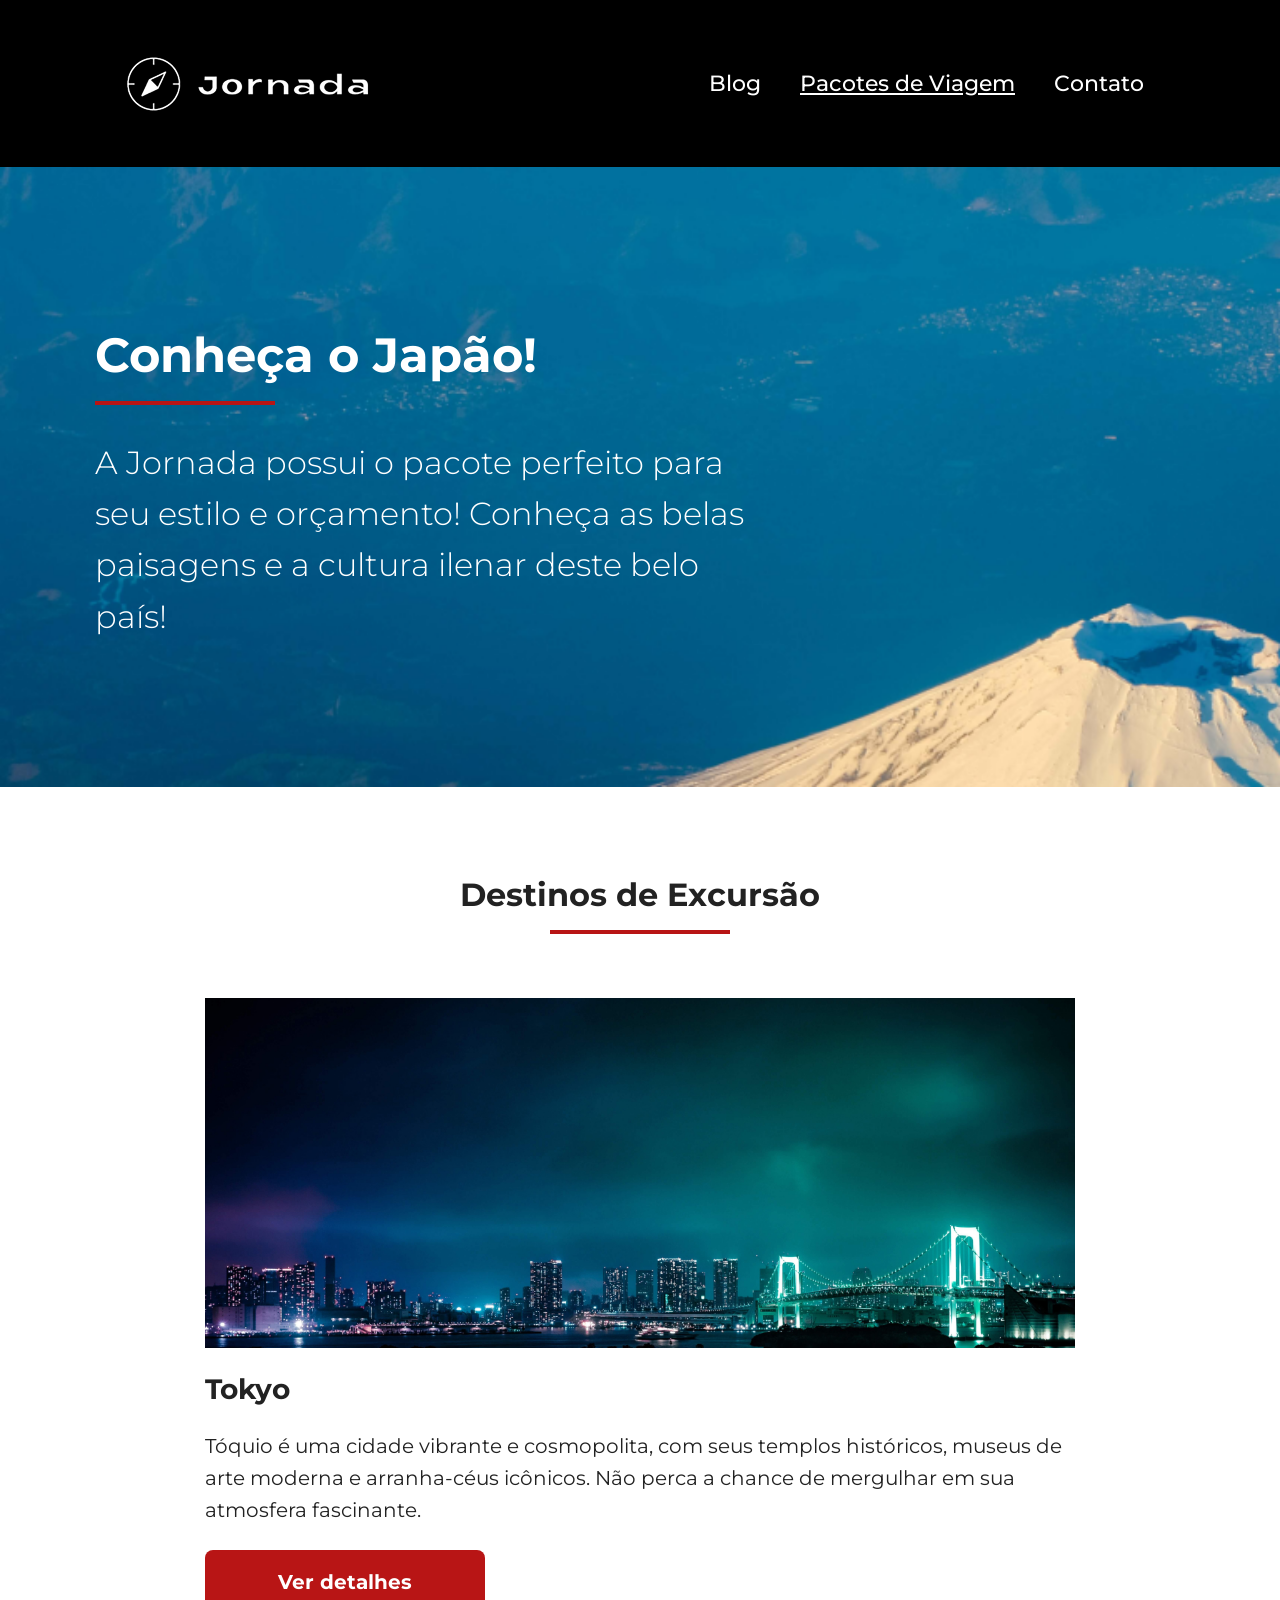
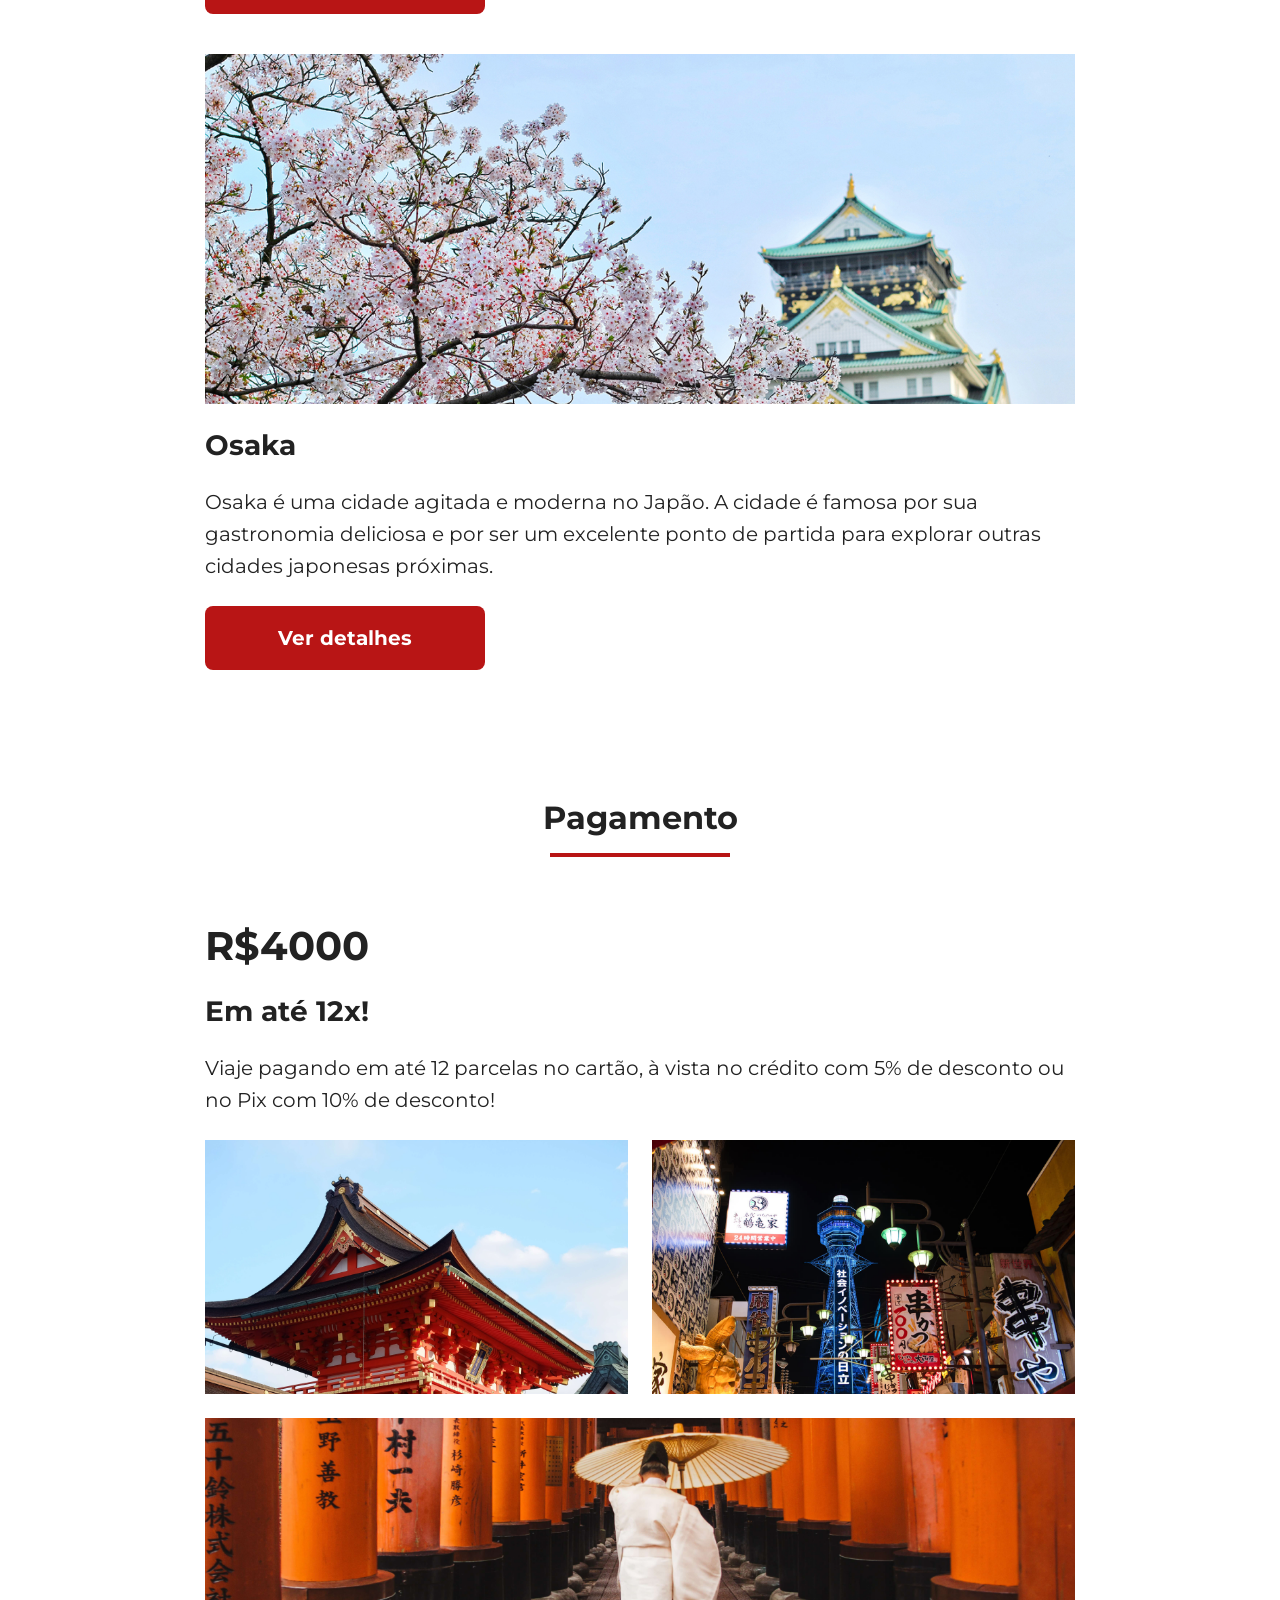
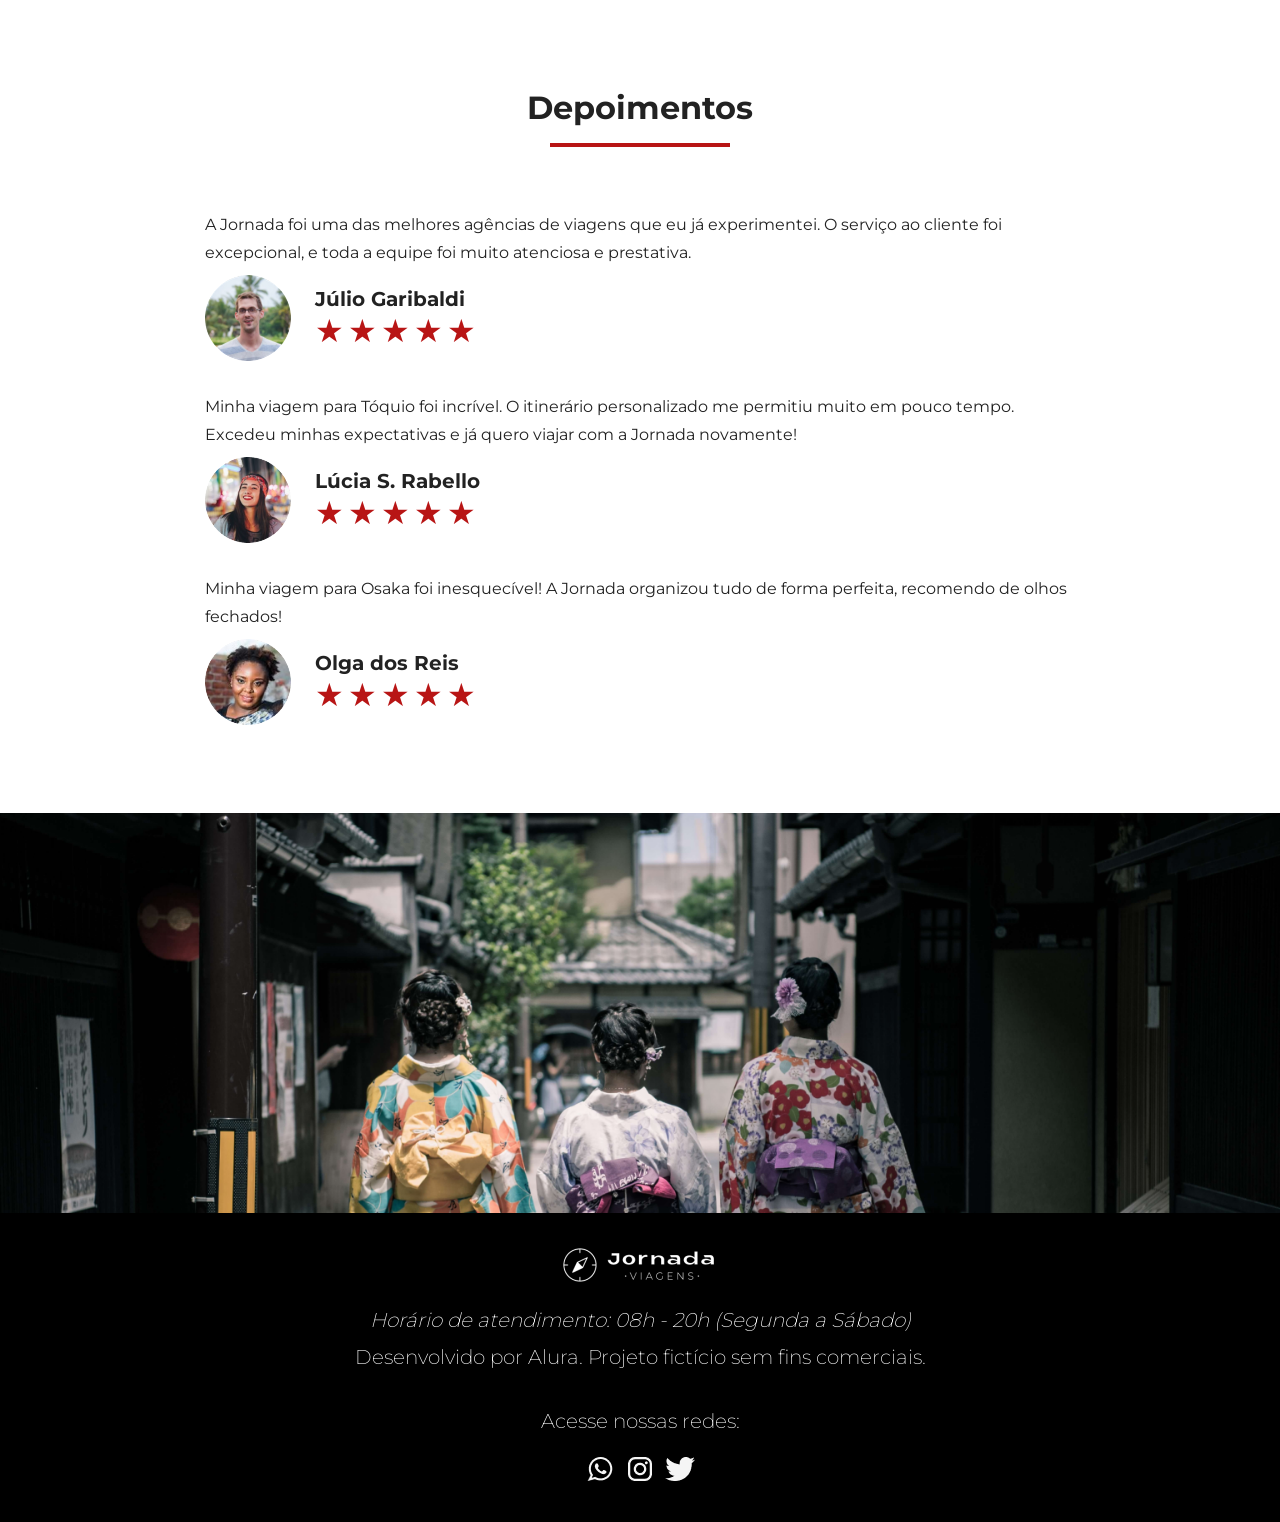
<file: pages/pacotes.html>
<!doctype html>
<html lang="pt-bt">
  <head>
    <meta charset="UTF-8" />
    <meta name="viewport" content="width=device-width, initial-scale=1.0" />
    <meta name="description" content="Confira os pacotes de viagens da Jornada Viagens e encontre destinos incríveis para sua próxima aventura. Viaje, descubra e viva novas experiências.">
    <link rel="stylesheet" href="../css/style.css" />
    <link rel="icon" href="../img/favico.svg" type="xml/svg" />
    <title>Pacotes de Viagens - Jornada Viagens</title>
  </head>
  <body>
    <header class="main-header">
      <a class="logo" href="../index.html" title="Voltar para a página inicial">
        <img
          class="img-mobile"
          src="../img/bussola-jornada-branca.png"
          alt="Bussola do Logo Jornada Viagens na cor branca"
        />
        <img
          class="img-desktop"
          src="../img/bussola-texto-jornada-branco.png"
          alt="Logo Jornada Viagens na cor branca" 
        />
      </a>
      <div class="navigation-menu">
        <label for="menu"><img src="../img/menu.png" alt="" /></label>
        <input type="checkbox" id="menu" hidden />
        <nav>
          <ul class="list-links">
            <li>
              <a href="blog.html" target="_blank" title="Acessar Blog">Blog</a>
            </li>
            <li>
              <a class="active" href="../pages/pacotes.html" title="Acessar Pacotes de Viagem"
                >Pacotes de Viagem</a
              >
            </li>
            <li>
              <a href="contato.html" title="Acessar Contato"
                >Contato</a
              >
            </li>
          </ul>
        </nav>
      </div>
    </header>
    <main>
      <section class="hero">
        <div class="hero-img img-container">
          <div class="hero-container">
            <div class="title-hero">
              <h2>Conheça o Japão!</h2>
              <hr />
            </div>
            <p>
              A Jornada possui o pacote perfeito para seu estilo e orçamento!
              Conheça as belas paisagens e a cultura ilenar deste belo país!
            </p>
          </div>
        </div>
      </section>
  
      <section class="travel-destinations">
        <div class="section-title">
          <h2>Destinos de Excursão</h2>
          <hr />
        </div>
  
        <div class="destination-items">
          <article class="item tokyo">
            <header>
              <div class="img-item"></div>
              <h3 class="content-title">Tokyo</h3>
            </header>
            <p class="content-text">
              Tóquio é uma cidade vibrante e cosmopolita, com seus templos
              históricos, museus de arte moderna e arranha-céus icônicos. Não
              perca a chance de mergulhar em sua atmosfera fascinante.
            </p>
            <footer>
              <a
                href="#"
                target="_blank"
                title="Ver detalhes sobre Japão"
                class="button"
                >Ver detalhes</a
              >
            </footer>
          </article>
  
          <article class="item osaka">
            <header>
              <div class="img-item"></div>
              <h3 class="content-title">Osaka</h3>
            </header>
            <p class="content-text">
              Osaka é uma cidade agitada e moderna no Japão. A cidade é famosa por
              sua gastronomia deliciosa e por ser um excelente ponto de partida
              para explorar outras cidades japonesas próximas.
            </p>
            <footer>
              <a
                href="#"
                target="_blank"
                title="Ver detalhes sobre Osaka"
                class="button"
                >Ver detalhes</a
              >
            </footer>
          </article>
        </div>
      </section>
  
      <section class="payment">
        <div class="section-title">
          <h2>Pagamento</h2>
          <hr />
        </div>
  
        <div class="payment-content">
          <div class="text-content">
            <h3 class="content-title">R$4000</h3>
            <h4>Em até 12x!</h4>
            <p class="content-text">
              Viaje pagando em até 12 parcelas no cartão, à vista no crédito com
              5% de desconto ou no Pix com 10% de desconto!
            </p>
          </div>
  
          <div class="image-content">
            <div class="image first"></div>
            <div class="image second"></div>
            <div class="image third"></div>
          </div>
        </div>
      </section>
  
      <section class="testimonials">
        <div class="section-title">
          <h2>Depoimentos</h2>
          <hr />
        </div>
  
        <div class="testimonial-container">
          <article class="">
            <header>
              <p>
                A Jornada foi uma das melhores agências de viagens que eu já
                experimentei. O serviço ao cliente foi excepcional, e toda a
                equipe foi muito atenciosa e prestativa.
              </p>
            </header>
            <footer>
              <img
                src="../img/profile-primary-packages.png"
                alt="Imagem de perfil de cliente Júlio Garibaldi"
              />
              <div class="profile-content">
                <h3>Júlio Garibaldi</h3>
                <div class="rating">
                  <span class="star">★</span>
                  <span class="star">★</span>
                  <span class="star">★</span>
                  <span class="star">★</span>
                  <span class="star">★</span>
                </div>
              </div>
            </footer>
          </article>
  
          <article class="">
            <header>
              <p>
                Minha viagem para Tóquio foi incrível. O itinerário personalizado
                me permitiu muito em pouco tempo. Excedeu minhas expectativas e já
                quero viajar com a Jornada novamente!
              </p>
            </header>
            <footer>
              <img
                src="../img/profile-secondary-packages.png"
                alt="Imagem de perfil de cliente Lúcia S. Rabello"
              />
              <div class="profile-content">
                <h3>Lúcia S. Rabello</h3>
                <div class="rating">
                  <span class="star">★</span>
                  <span class="star">★</span>
                  <span class="star">★</span>
                  <span class="star">★</span>
                  <span class="star">★</span>
                </div>
              </div>
            </footer>
          </article>
  
          <article class="">
            <header>
              <p>
                Minha viagem para Osaka foi inesquecível! A Jornada organizou tudo
                de forma perfeita, recomendo de olhos fechados!
              </p>
            </header>
            <footer>
              <img
                src="../img/profile-third-packages.png"
                alt="Imagem de cliente Olga dos Reis"
              />
              <div class="profile-content">
                <h3>Olga dos Reis</h3>
                <div class="rating">
                  <span class="star">★</span>
                  <span class="star">★</span>
                  <span class="star">★</span>
                  <span class="star">★</span>
                  <span class="star">★</span>
                </div>
              </div>
            </footer>
          </article>
        </div>
      </section>
  
      <section class="hero footer packages">
        <div class="hero-img"></div>
      </section>
    </main>

    <footer>
      <div class="container-footer">
        <div class="info-jornada">
          <div class="logo-footer">
            <img
              src="../img/logo-jornada-footer.png"
              alt="Logo da Jornada Viagens"
            />
          </div>
          <address>
            Horário de atendimento: 08h - 20h (Segunda a Sábado)
          </address>
          <p>Desenvolvido por Alura. Projeto fictício sem fins comerciais.</p>
        </div>

        <div class="network-jornada">
          <p>Acesse nossas redes:</p>

          <ul class="list-networks">
            <li>
              <a href="#" title="Acessar WhatsApp da Jornada Viagens">
                <img
                  src="../img/whatsapp.png"
                  alt="Logo do WhatsApp"
                />
              </a>
            </li>

            <li>
              <a href="#" title="Acessar Instagram da Jornada Viagens">
                <img
                  src="../img/instagram.png"
                  alt="Logo do Instagram"
                />
              </a>
            </li>

            <li>
              <a href="#" title="Acessar Twitter da Jornada Viagens">
                <img src="../img/twitter.png" alt="Logo do Twitter" />
              </a>
            </li>
          </ul>
        </div>
      </div>
    </footer>
  </body>
</html>
</file>
<file: css/style.css>
@import url(global.css);
@import url(header.css);
@import url(hero.css);
@import url(offers.css); 
@import url(categories.css);
@import url(destinations.css);
@import url(payment.css);
@import url(testimonials.css);
@import url(hero-footer.css);
@import url(footer.css);
@import url(tokyo.css);
@import url(form-contact.css)
</file>
